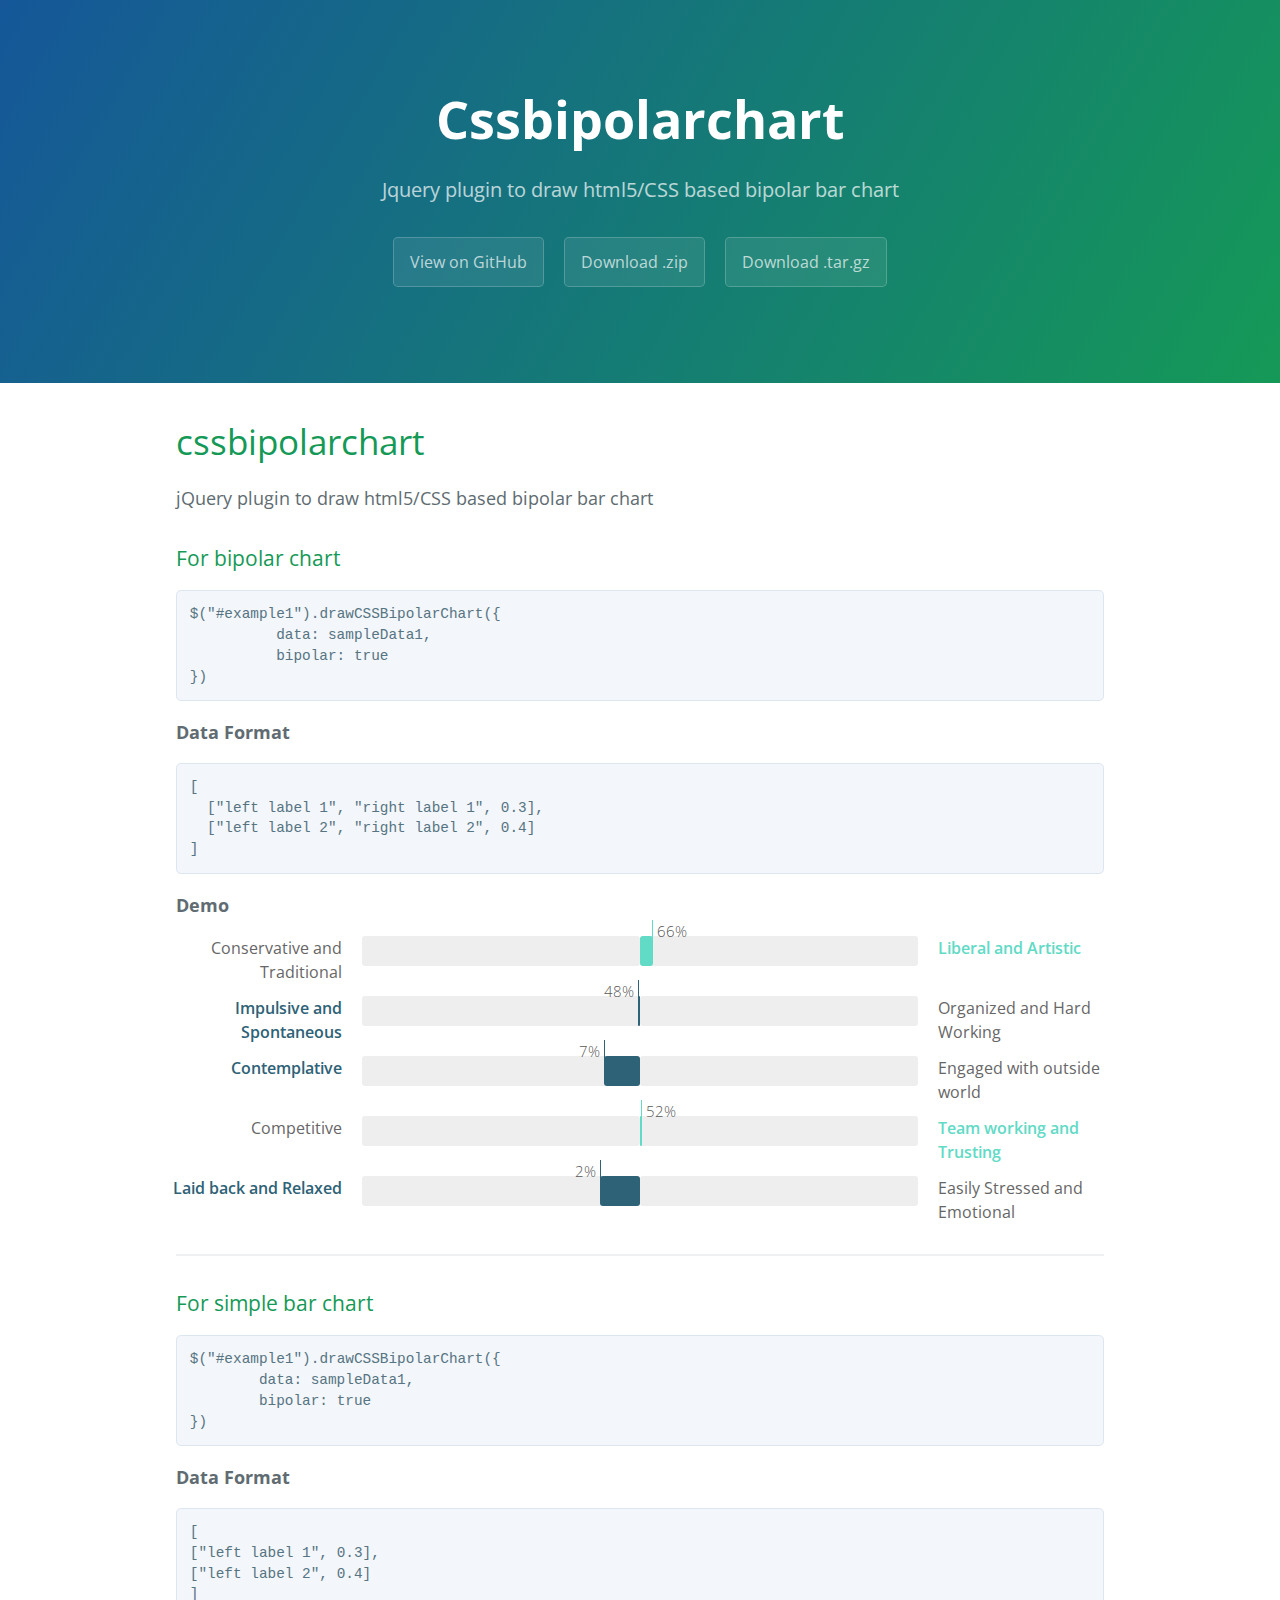
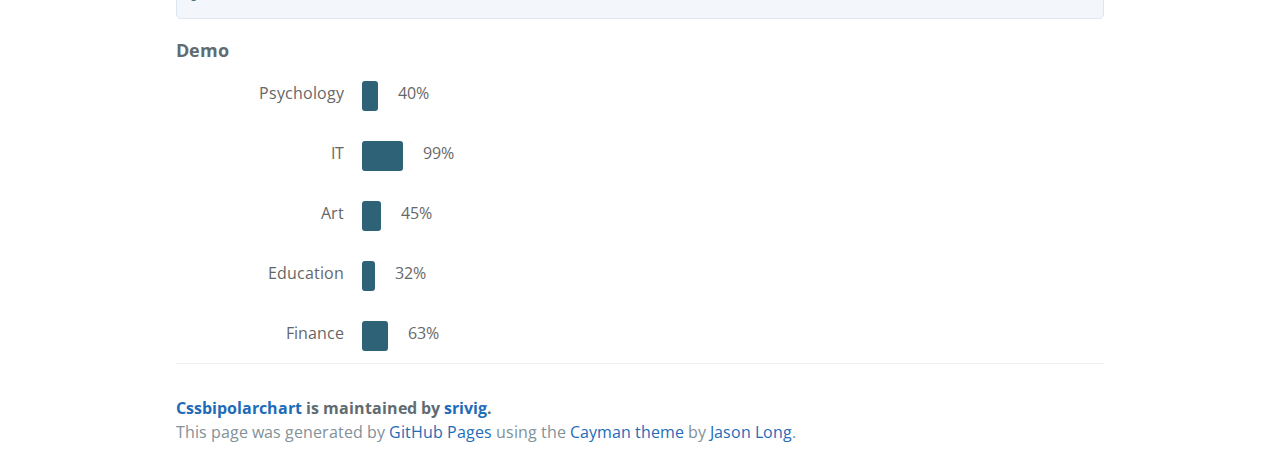
<file: index.html>
<!DOCTYPE html>
<html lang="en-us">

<head>
    <meta charset="UTF-8">
    <title>Cssbipolarchart by srivig</title>
    <meta name="viewport" content="width=device-width, initial-scale=1">
    <meta name="theme-color" content="#157878">
    <link rel="stylesheet" href="css/normalize.css">
    <link href='https://fonts.googleapis.com/css?family=Open+Sans:400,700' rel='stylesheet' type='text/css'>
    <link rel="stylesheet" href="css/cayman.css">
    <link rel="stylesheet" href="cssBipolarChart.css">

</head>

<body>
    <section class="page-header">
        <h1 class="project-name">Cssbipolarchart</h1>
        <h2 class="project-tagline">Jquery plugin to draw html5/CSS based bipolar bar chart</h2>
        <a href="https://github.com/srivig/cssbipolarchart" class="btn">View on GitHub</a>
        <a href="https://github.com/srivig/cssbipolarchart/zipball/master" class="btn">Download .zip</a>
        <a href="https://github.com/srivig/cssbipolarchart/tarball/master" class="btn">Download .tar.gz</a>
    </section>

    <section class="main-content">
        <h1>
<a id="cssbipolarchart" class="anchor" href="#cssbipolarchart" aria-hidden="true"><span aria-hidden="true" class="octicon octicon-link"></span></a>cssbipolarchart</h1>

        <p>jQuery plugin to draw html5/CSS based bipolar bar chart</p>

        <h3>
<a id="for-bipolar-chart" class="anchor" href="#for-bipolar-chart" aria-hidden="true"><span aria-hidden="true" class="octicon octicon-link"></span></a>For bipolar chart</h3>

        <div class="highlight highlight-source-js"><pre><span class="pl-en">$</span>(<span class="pl-s"><span class="pl-pds">"</span>#example1<span class="pl-pds">"</span></span>).<span class="pl-en">drawCSSBipolarChart</span>({
          data<span class="pl-k">:</span> sampleData1,
          bipolar<span class="pl-k">:</span> <span class="pl-c1">true</span>
})</pre></div>

        <p><strong>Data Format</strong></p>

        <div class="highlight highlight-source-js"><pre>[
  [<span class="pl-s"><span class="pl-pds">"</span>left label 1<span class="pl-pds">"</span></span>, <span class="pl-s"><span class="pl-pds">"</span>right label 1<span class="pl-pds">"</span></span>, <span class="pl-c1">0.3</span>],
  [<span class="pl-s"><span class="pl-pds">"</span>left label 2<span class="pl-pds">"</span></span>, <span class="pl-s"><span class="pl-pds">"</span>right label 2<span class="pl-pds">"</span></span>, <span class="pl-c1">0.4</span>]
]</pre></div>

<p><strong>Demo</strong></p>

<div id="example1">
</div>


<br><br>
<hr>
        <h3>
<a id="for-bipolar-chart-1" class="anchor" href="#for-bipolar-chart-1" aria-hidden="true"><span aria-hidden="true" class="octicon octicon-link"></span></a>For simple bar chart</h3>

        <div class="highlight highlight-source-js"><pre><span class="pl-en">$</span>(<span class="pl-s"><span class="pl-pds">"</span>#example1<span class="pl-pds">"</span></span>).<span class="pl-en">drawCSSBipolarChart</span>({
        data<span class="pl-k">:</span> sampleData1,
        bipolar<span class="pl-k">:</span> <span class="pl-c1">true</span>
})</pre></div>

        <p><strong>Data Format</strong></p>

        <div class="highlight highlight-source-js"><pre>[
[<span class="pl-s"><span class="pl-pds">"</span>left label 1<span class="pl-pds">"</span></span>, <span class="pl-c1">0.3</span>],
[<span class="pl-s"><span class="pl-pds">"</span>left label 2<span class="pl-pds">"</span></span>, <span class="pl-c1">0.4</span>]
]</pre></div>

<p><strong>Demo</strong></p>

        <div id="example2">
        </div>




        <!-- scripts -->
        <script src="https://code.jquery.com/jquery-2.2.4.min.js" integrity="sha256-BbhdlvQf/xTY9gja0Dq3HiwQF8LaCRTXxZKRutelT44=" crossorigin="anonymous"></script>
        <script src="cssBipolarChart.js"></script>

        <script>
            var sampleData1 = [
                ["Conservative and Traditional", "Liberal and Artistic", 0.6625392409386361],
                ["Impulsive and Spontaneous", "Organized and Hard Working", 0.4771745931633382],
                ["Contemplative", "Engaged with outside world", 0.06852020443012857],
                ["Competitive", "Team working and Trusting", 0.5242589938711448],
                ["Laid back and Relaxed", "Easily Stressed and Emotional", 0.02308082639082526]
            ]

            var sampleData2 = [
                ["Psychology", 0.4022950506000479],
                ["IT", 0.98803218276815504],
                ["Art", 0.44972130092387308],
                ["Education", 0.32488360210830012],
                ["Finance", 0.6332471672578724],
            ]

            $(document).ready(function() {
                $("#example1").drawCSSBipolarChart({
                    data: sampleData1,
                    bipolar: true
                })

                $("#example2").drawCSSBipolarChart({
                    data: sampleData2,
                    simpleBar: true
                })
            })
        </script>

        <footer class="site-footer">
            <span class="site-footer-owner"><a href="https://github.com/srivig/cssbipolarchart">Cssbipolarchart</a> is maintained by <a href="https://github.com/srivig">srivig</a>.</span>

            <span class="site-footer-credits">This page was generated by <a href="https://pages.github.com">GitHub Pages</a> using the <a href="https://github.com/jasonlong/cayman-theme">Cayman theme</a> by <a href="https://twitter.com/jasonlong">Jason Long</a>.</span>
        </footer>

    </section>

</body>

</html>
</file>
<file: css/cayman.css>
* {
  box-sizing: border-box; }

body {
  padding: 0;
  margin: 0;
  font-family: "Open Sans", "Helvetica Neue", Helvetica, Arial, sans-serif;
  font-size: 16px;
  line-height: 1.5;
  color: #606c71; }

a {
  color: #1e6bb8;
  text-decoration: none; }
  a:hover {
    text-decoration: underline; }

.btn {
  display: inline-block;
  margin-bottom: 1rem;
  color: rgba(255, 255, 255, 0.7);
  background-color: rgba(255, 255, 255, 0.08);
  border-color: rgba(255, 255, 255, 0.2);
  border-style: solid;
  border-width: 1px;
  border-radius: 0.3rem;
  transition: color 0.2s, background-color 0.2s, border-color 0.2s; }
  .btn:hover {
    color: rgba(255, 255, 255, 0.8);
    text-decoration: none;
    background-color: rgba(255, 255, 255, 0.2);
    border-color: rgba(255, 255, 255, 0.3); }
  .btn + .btn {
    margin-left: 1rem; }
  @media screen and (min-width: 64em) {
    .btn {
      padding: 0.75rem 1rem; } }
  @media screen and (min-width: 42em) and (max-width: 64em) {
    .btn {
      padding: 0.6rem 0.9rem;
      font-size: 0.9rem; } }
  @media screen and (max-width: 42em) {
    .btn {
      display: block;
      width: 100%;
      padding: 0.75rem;
      font-size: 0.9rem; }
      .btn + .btn {
        margin-top: 1rem;
        margin-left: 0; } }

.page-header {
  color: #fff;
  text-align: center;
  background-color: #159957;
  background-image: linear-gradient(120deg, #155799, #159957); }
  @media screen and (min-width: 64em) {
    .page-header {
      padding: 5rem 6rem; } }
  @media screen and (min-width: 42em) and (max-width: 64em) {
    .page-header {
      padding: 3rem 4rem; } }
  @media screen and (max-width: 42em) {
    .page-header {
      padding: 2rem 1rem; } }

.project-name {
  margin-top: 0;
  margin-bottom: 0.1rem; }
  @media screen and (min-width: 64em) {
    .project-name {
      font-size: 3.25rem; } }
  @media screen and (min-width: 42em) and (max-width: 64em) {
    .project-name {
      font-size: 2.25rem; } }
  @media screen and (max-width: 42em) {
    .project-name {
      font-size: 1.75rem; } }

.project-tagline {
  margin-bottom: 2rem;
  font-weight: normal;
  opacity: 0.7; }
  @media screen and (min-width: 64em) {
    .project-tagline {
      font-size: 1.25rem; } }
  @media screen and (min-width: 42em) and (max-width: 64em) {
    .project-tagline {
      font-size: 1.15rem; } }
  @media screen and (max-width: 42em) {
    .project-tagline {
      font-size: 1rem; } }

.main-content {
  word-wrap: break-word; }
  .main-content :first-child {
    margin-top: 0; }
  @media screen and (min-width: 64em) {
    .main-content {
      max-width: 70rem;
      padding: 2rem 6rem;
      margin: 0 auto;
      font-size: 1.1rem; } }
  @media screen and (min-width: 42em) and (max-width: 64em) {
    .main-content {
      padding: 2rem 4rem;
      font-size: 1.1rem; } }
  @media screen and (max-width: 42em) {
    .main-content {
      padding: 2rem 1rem;
      font-size: 1rem; } }
  .main-content img {
    max-width: 100%; }
  .main-content h1,
  .main-content h2,
  .main-content h3,
  .main-content h4,
  .main-content h5,
  .main-content h6 {
    margin-top: 2rem;
    margin-bottom: 1rem;
    font-weight: normal;
    color: #159957; }
  .main-content p {
    margin-bottom: 1em; }
  .main-content code {
    padding: 2px 4px;
    font-family: Consolas, "Liberation Mono", Menlo, Courier, monospace;
    font-size: 0.9rem;
    color: #567482;
    background-color: #f3f6fa;
    border-radius: 0.3rem; }
  .main-content pre {
    padding: 0.8rem;
    margin-top: 0;
    margin-bottom: 1rem;
    font: 1rem Consolas, "Liberation Mono", Menlo, Courier, monospace;
    color: #567482;
    word-wrap: normal;
    background-color: #f3f6fa;
    border: solid 1px #dce6f0;
    border-radius: 0.3rem; }
    .main-content pre > code {
      padding: 0;
      margin: 0;
      font-size: 0.9rem;
      color: #567482;
      word-break: normal;
      white-space: pre;
      background: transparent;
      border: 0; }
  .main-content .highlight {
    margin-bottom: 1rem; }
    .main-content .highlight pre {
      margin-bottom: 0;
      word-break: normal; }
  .main-content .highlight pre,
  .main-content pre {
    padding: 0.8rem;
    overflow: auto;
    font-size: 0.9rem;
    line-height: 1.45;
    border-radius: 0.3rem;
    -webkit-overflow-scrolling: touch; }
  .main-content pre code,
  .main-content pre tt {
    display: inline;
    max-width: initial;
    padding: 0;
    margin: 0;
    overflow: initial;
    line-height: inherit;
    word-wrap: normal;
    background-color: transparent;
    border: 0; }
    .main-content pre code:before, .main-content pre code:after,
    .main-content pre tt:before,
    .main-content pre tt:after {
      content: normal; }
  .main-content ul,
  .main-content ol {
    margin-top: 0; }
  .main-content blockquote {
    padding: 0 1rem;
    margin-left: 0;
    color: #819198;
    border-left: 0.3rem solid #dce6f0; }
    .main-content blockquote > :first-child {
      margin-top: 0; }
    .main-content blockquote > :last-child {
      margin-bottom: 0; }
  .main-content table {
    display: block;
    width: 100%;
    overflow: auto;
    word-break: normal;
    word-break: keep-all;
    -webkit-overflow-scrolling: touch; }
    .main-content table th {
      font-weight: bold; }
    .main-content table th,
    .main-content table td {
      padding: 0.5rem 1rem;
      border: 1px solid #e9ebec; }
  .main-content dl {
    padding: 0; }
    .main-content dl dt {
      padding: 0;
      margin-top: 1rem;
      font-size: 1rem;
      font-weight: bold; }
    .main-content dl dd {
      padding: 0;
      margin-bottom: 1rem; }
  .main-content hr {
    height: 2px;
    padding: 0;
    margin: 1rem 0;
    background-color: #eff0f1;
    border: 0; }

.site-footer {
  padding-top: 2rem;
  margin-top: 2rem;
  border-top: solid 1px #eff0f1; }
  @media screen and (min-width: 64em) {
    .site-footer {
      font-size: 1rem; } }
  @media screen and (min-width: 42em) and (max-width: 64em) {
    .site-footer {
      font-size: 1rem; } }
  @media screen and (max-width: 42em) {
    .site-footer {
      font-size: 0.9rem; } }

.site-footer-owner {
  display: block;
  font-weight: bold; }

.site-footer-credits {
  color: #819198; }
</file>
<file: cssBipolarChart.css>
.chart-horiz-container {
    position: relative;
}
.chart-horiz-container .chart-horiz {
    width: 60%;
    text-align: left;
    margin: 0 auto;
    padding: 0;
}
.chart-horiz-container .chart-horiz .hoverValue {
    visibility: hidden;
}
.chart-horiz-container .chart-horiz li {
    display: block;
    height: 10px;
    margin-top: 50px;
}
.chart-horiz-container .chart-horiz li:before {
    color: #fff;
    content: attr(title);
    left: 5px;
    position: absolute;
}
.chart-horiz-container .chart-horiz .title:before {
    color: black;
    font-weight: bold;
    left: 0;
}
.chart-horiz-container .chart-horiz li:first-child {
    margin-top: 0;
}
.chart-horiz-container .chart-horiz li .bar {
    background: black;
    height: 100%;
}
.chart-horiz-container .chart-horiz li .number-label {
    font-weight: normal;
    position: absolute;
    top: 0;
    width: 65%;
    margin: 0px 15px 0px 15px;
}
.chart-horiz-container .chart-horiz li.past .bar {
    background: #aaaaaa;
}
.chart-horiz-container .chart-horiz li.past .number-label {
    color: #aaaaaa;
}
.posValue, .negValue {
    border-radius: 3px;
    height: 30px;
    width: 50%;
    position: relative;
    color: #666;
}
.posValue .bar, .negValue .bar {
    border-radius: 3px;
    display: inline-block;
}
.posValue .number-label {
    font-size: 16px;
    font-weight: bold;
    position: absolute;
    top: 0;
}
.negValue {
    float: left;
    text-align: right;
    background: #eee;
}
.negValue .number-label {
    font-size: 16px;
    font-weight: bold;
    position: absolute;
    top: 0;
    padding-right: 5px;
    /*color: #d2d2d2;*/
    right: 100%;
}
.posValue {
    float: right;
    text-align: left;
    background: #eee;
}
.posValue .number-label {
    /*color: #d2d2d2;*/
    left: 100%;
    padding-left: 5px;
}

.valueLabel {
    position: absolute;
    height: 24px;
    top: -16px;
    font-size: 15px;
    color: #595959;
    font-weight: lighter;
    margin-top: -3px;
}
.valueLabel.left {
    border-right: 1px solid;
    margin-right: -1px;
    right: 0;
    padding-right: 4px;
}
.valueLabel.right {
    border-left: 1px solid;
    margin-left: -1px;
    left: 0;
    padding-left: 4px;
}
.label-left {
    left: -100% !important;
    text-align: right;
    padding-right: 5px;
    width: 90%!important;
}
@media screen and (max-width: 1200px) {
    .chart-horiz-container .chart-horiz {
        width: 100%;
        margin-top: 90px;
        padding: 0;
    }
    .chart-horiz-container .chart-horiz li {
        height: 90px;
    }
    .chart-horiz-container .chart-horiz li .number-label {
        top: -40px;
        width: 225px;
        font-size: 15px;
        text-align: left;
        left: 16px;
    }
    .negValue .number-label {
        right: -4%;
    }
    .posValue .number-label {
        left: 4%;
    }
    .divider-line {
        top: -10%;
        margin-left: 0;
    }
    .big5Titles {
        width: 100%;
        float: none;
        text-align: left;
        margin-top: 0;
        margin-right: 0;
        color: #000;
        font-weight: 100;
        font-size: 15px;
        position: absolute;
        top: -85px;
    }
    .big5Titles ul {
        border-right: none;
    }
    .big5Titles ul li {
        height: 90px;
        color: #5c5c5c;
        text-decoration: underline;
    }
}
@media screen and (max-width: 480px) {
    .chart-horiz-container .chart-horiz {
        width: 100%;
        margin-top: 90px;
        padding: 0;
    }
    .chart-horiz-container .chart-horiz li {
        height: 95px;
    }
    .chart-horiz-container .chart-horiz li .posValue .number-label {
        text-align: right;
    }
    .chart-horiz-container .chart-horiz li .negValue .number-label {
        text-align: left;
    }

    .chart-horiz-container .chart-horiz li .number-label {
        top: -60px;
        width: 170px;
        font-size: 13px;
        text-align: left;
        left: 0;
    }
}
</file>
